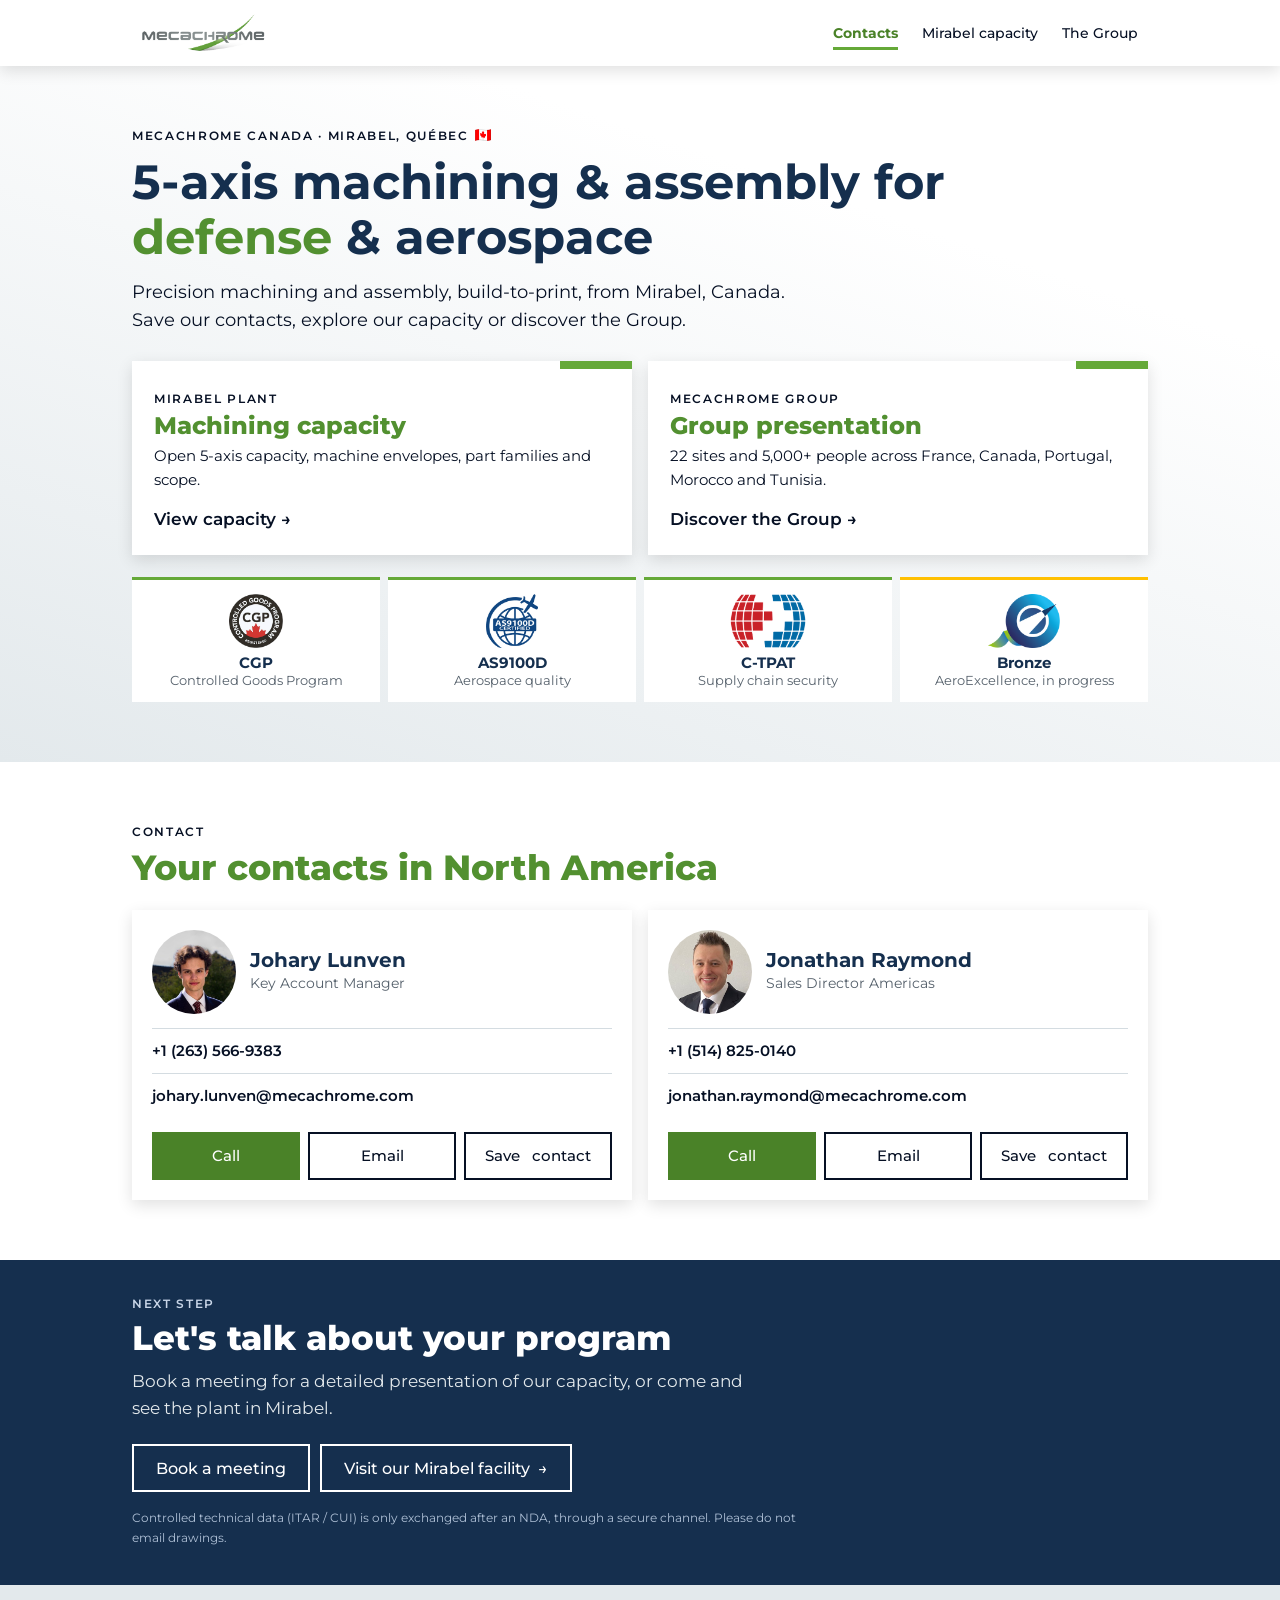
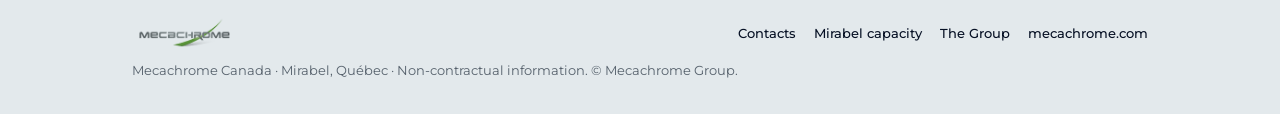
<file: index.html>
<!doctype html>
<html lang="en">
<head>
<meta charset="utf-8">
<meta name="viewport" content="width=device-width, initial-scale=1">
<title>Mecachrome Canada — 5-axis machining &amp; assembly, Mirabel</title>
<meta name="description" content="Mecachrome Canada, Mirabel (Québec): 5-axis machining &amp; assembly for defense &amp; aerospace. Contacts, Mirabel capacity and Group presentation.">
<meta name="robots" content="noindex, nofollow">
<meta name="theme-color" content="#152F4E">
<meta property="og:title" content="Mecachrome Canada — 5-axis machining &amp; assembly, Mirabel">
<meta property="og:description" content="5-axis machining &amp; assembly for defense &amp; aerospace, build-to-print, from Mirabel, Québec.">
<meta property="og:type" content="website">
<link rel="icon" href="assets/mecachrome-logo.png">
<link rel="preconnect" href="https://fonts.googleapis.com">
<link rel="preconnect" href="https://fonts.gstatic.com" crossorigin>
<link href="https://fonts.googleapis.com/css2?family=Montserrat:wght@400;500;600;700;800&display=swap" rel="stylesheet">
<link rel="stylesheet" href="assets/site.css">
</head>
<body>
<header class="top">
  <div class="wrap">
    <a class="logo" href="./"><img src="assets/mecachrome-logo.png" alt="Mecachrome" width="132" height="42"></a>
    <nav class="nav" aria-label="Main">
      <a href="./" aria-current="page">Contacts</a>
      <a href="ausa-2026/">Mirabel capacity</a>
      <a href="group/">The Group</a>
    </nav>
  </div>
</header>

<main>
<div class="hero">
  <div class="wrap">
    <span class="eyebrow">Mecachrome Canada · Mirabel, Québec<img class="flag" src="assets/flag-ca.png" alt="" width="16" height="12"></span>
    <h1>5-axis machining &amp; assembly for <em>defense</em> &amp; aerospace</h1>
    <p class="lead">Precision machining and assembly, build-to-print, from Mirabel, Canada. Save our contacts, explore our capacity or discover the Group.</p>

    <div class="tiles">
      <a class="tile" href="ausa-2026/">
        <span class="tab"></span>
        <div class="in">
          <span class="eyebrow">Mirabel plant</span>
          <h2>Machining capacity</h2>
          <p>Open 5-axis capacity, machine envelopes, part families and scope.</p>
          <span class="go">View capacity <span class="arr">→</span></span>
        </div>
      </a>
      <a class="tile" href="group/">
        <span class="tab"></span>
        <div class="in">
          <span class="eyebrow">Mecachrome Group</span>
          <h2>Group presentation</h2>
          <p>22 sites and 5,000+ people across France, Canada, Portugal, Morocco and Tunisia.</p>
          <span class="go">Discover the Group <span class="arr">→</span></span>
        </div>
      </a>
    </div>

    <div class="certs" aria-label="Certifications and registrations">
      <div class="cert"><img src="assets/cert-cgp.png" alt="Controlled Goods Program registered"><div><b>CGP</b><span>Controlled Goods Program</span></div></div>
      <div class="cert"><img src="assets/cert-as9100d.png" alt="AS9100D certified"><div><b>AS9100D</b><span>Aerospace quality</span></div></div>
      <div class="cert"><img src="assets/cert-ctpat.png" alt="C-TPAT"><div><b>C-TPAT</b><span>Supply chain security</span></div></div>
      <div class="cert wip"><img src="assets/cert-aeroexcellence.png" alt="AeroExcellence"><div><b>Bronze</b><span>AeroExcellence, in progress</span></div></div>
    </div>
  </div>
</div>

<section id="contact">
  <div class="wrap">
    <div class="head">
      <span class="eyebrow">Contact</span>
      <h2 class="h2">Your contacts in North America</h2>
    </div>
    <div class="people">
      <article class="person">
        <div class="who">
          <img class="avatar" src="assets/johary-lunven.jpg" alt="Johary Lunven" width="84" height="84" onerror="this.outerHTML='<div class=&quot;avatar&quot; aria-hidden=&quot;true&quot;>JL</div>'">
          <div><h3>Johary Lunven</h3><div class="role">Key Account Manager</div></div>
        </div>
        <div class="lines">
          <div><a href="tel:+12635669383">+1 (263) 566-9383</a></div>
          <div><a href="mailto:johary.lunven@mecachrome.com">johary.lunven@mecachrome.com</a></div>
        </div>
        <div class="btns">
          <a class="btn primary" href="tel:+12635669383">Call</a>
          <a class="btn" href="mailto:johary.lunven@mecachrome.com?subject=Mecachrome%20Canada">Email</a>
          <a class="btn" href="assets/johary-lunven.vcf">Save<span class="wide">&nbsp;contact</span></a>
        </div>
      </article>

      <article class="person">
        <div class="who">
          <img class="avatar" src="assets/jonathan-raymond.jpg" alt="Jonathan Raymond" width="84" height="84" onerror="this.outerHTML='<div class=&quot;avatar&quot; aria-hidden=&quot;true&quot;>JR</div>'">
          <div><h3>Jonathan Raymond</h3><div class="role">Sales Director Americas</div></div>
        </div>
        <div class="lines">
          <div><a href="tel:+15148250140">+1 (514) 825-0140</a></div>
          <div><a href="mailto:jonathan.raymond@mecachrome.com">jonathan.raymond@mecachrome.com</a></div>
        </div>
        <div class="btns">
          <a class="btn primary" href="tel:+15148250140">Call</a>
          <a class="btn" href="mailto:jonathan.raymond@mecachrome.com?subject=Mecachrome%20Canada">Email</a>
          <a class="btn" href="assets/jonathan-raymond.vcf">Save<span class="wide">&nbsp;contact</span></a>
        </div>
      </article>
    </div>
  </div>
</section>
</main>

<div class="band">
  <div class="wrap">
    <span class="eyebrow">Next step</span>
    <h2>Let's talk about your program</h2>
    <p>Book a meeting for a detailed presentation of our capacity, or come and see the plant in Mirabel.</p>
    <div class="btns">
      <a class="btn light" href="mailto:johary.lunven@mecachrome.com?cc=jonathan.raymond@mecachrome.com&amp;subject=Meeting%20request%20%E2%80%93%20Mecachrome%20Canada">Book a meeting</a>
      <a class="btn light" href="ausa-2026/#facility">Visit our Mirabel facility <span class="arr">→</span></a>
    </div>
    <small>Controlled technical data (ITAR / CUI) is only exchanged after an NDA, through a secure channel. Please do not email drawings.</small>
  </div>
</div>

<footer>
  <div class="wrap">
    <img src="assets/mecachrome-logo.png" alt="Mecachrome" width="113" height="36">
    <div class="links"><a href="./">Contacts</a><a href="ausa-2026/">Mirabel capacity</a><a href="group/">The Group</a><a href="https://www.mecachrome.com/en/">mecachrome.com</a></div>
    <div class="legal">Mecachrome Canada · Mirabel, Québec · Non-contractual information. © Mecachrome Group.</div>
  </div>
</footer>

<nav class="tabbar" aria-label="Mobile navigation">
  <a href="./" aria-current="page"><svg viewBox="0 0 24 24" aria-hidden="true"><circle cx="12" cy="8" r="4"/><path d="M4 21c0-4 3.6-6.5 8-6.5s8 2.5 8 6.5"/></svg>Contacts</a>
  <a href="ausa-2026/"><svg viewBox="0 0 24 24" aria-hidden="true"><path d="M3 21V10l5 3V10l5 3V6h4l1 15z"/><path d="M3 21h18"/></svg>Capacity</a>
  <a href="group/"><svg viewBox="0 0 24 24" aria-hidden="true"><circle cx="12" cy="12" r="9"/><path d="M3 12h18M12 3c2.5 2.7 3.8 5.7 3.8 9s-1.3 6.3-3.8 9c-2.5-2.7-3.8-5.7-3.8-9S9.5 5.7 12 3z"/></svg>Group</a>
  <a class="save" href="assets/johary-lunven.vcf"><svg viewBox="0 0 24 24" aria-hidden="true"><path d="M12 4v11m0 0-4-4m4 4 4-4"/><path d="M5 19h14"/></svg>Save contact</a>
</nav>
</body>
</html>
</file>
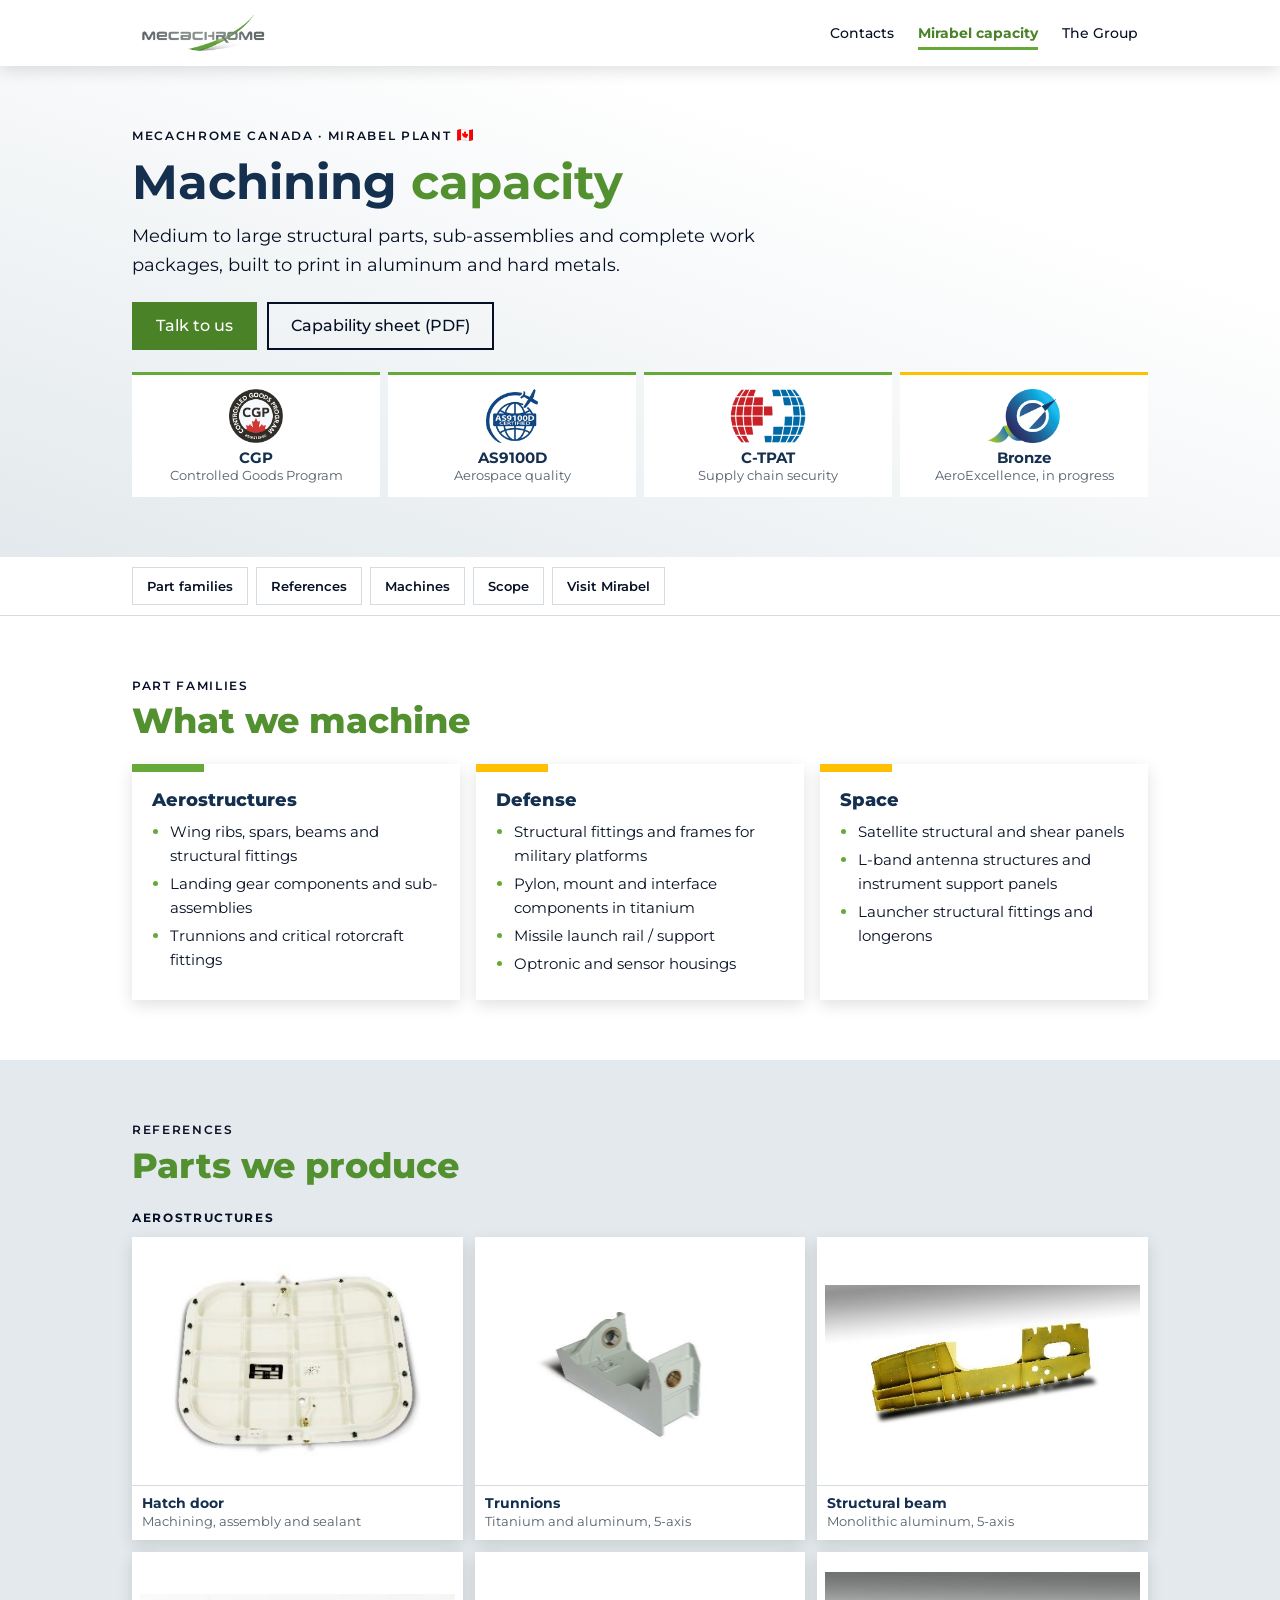
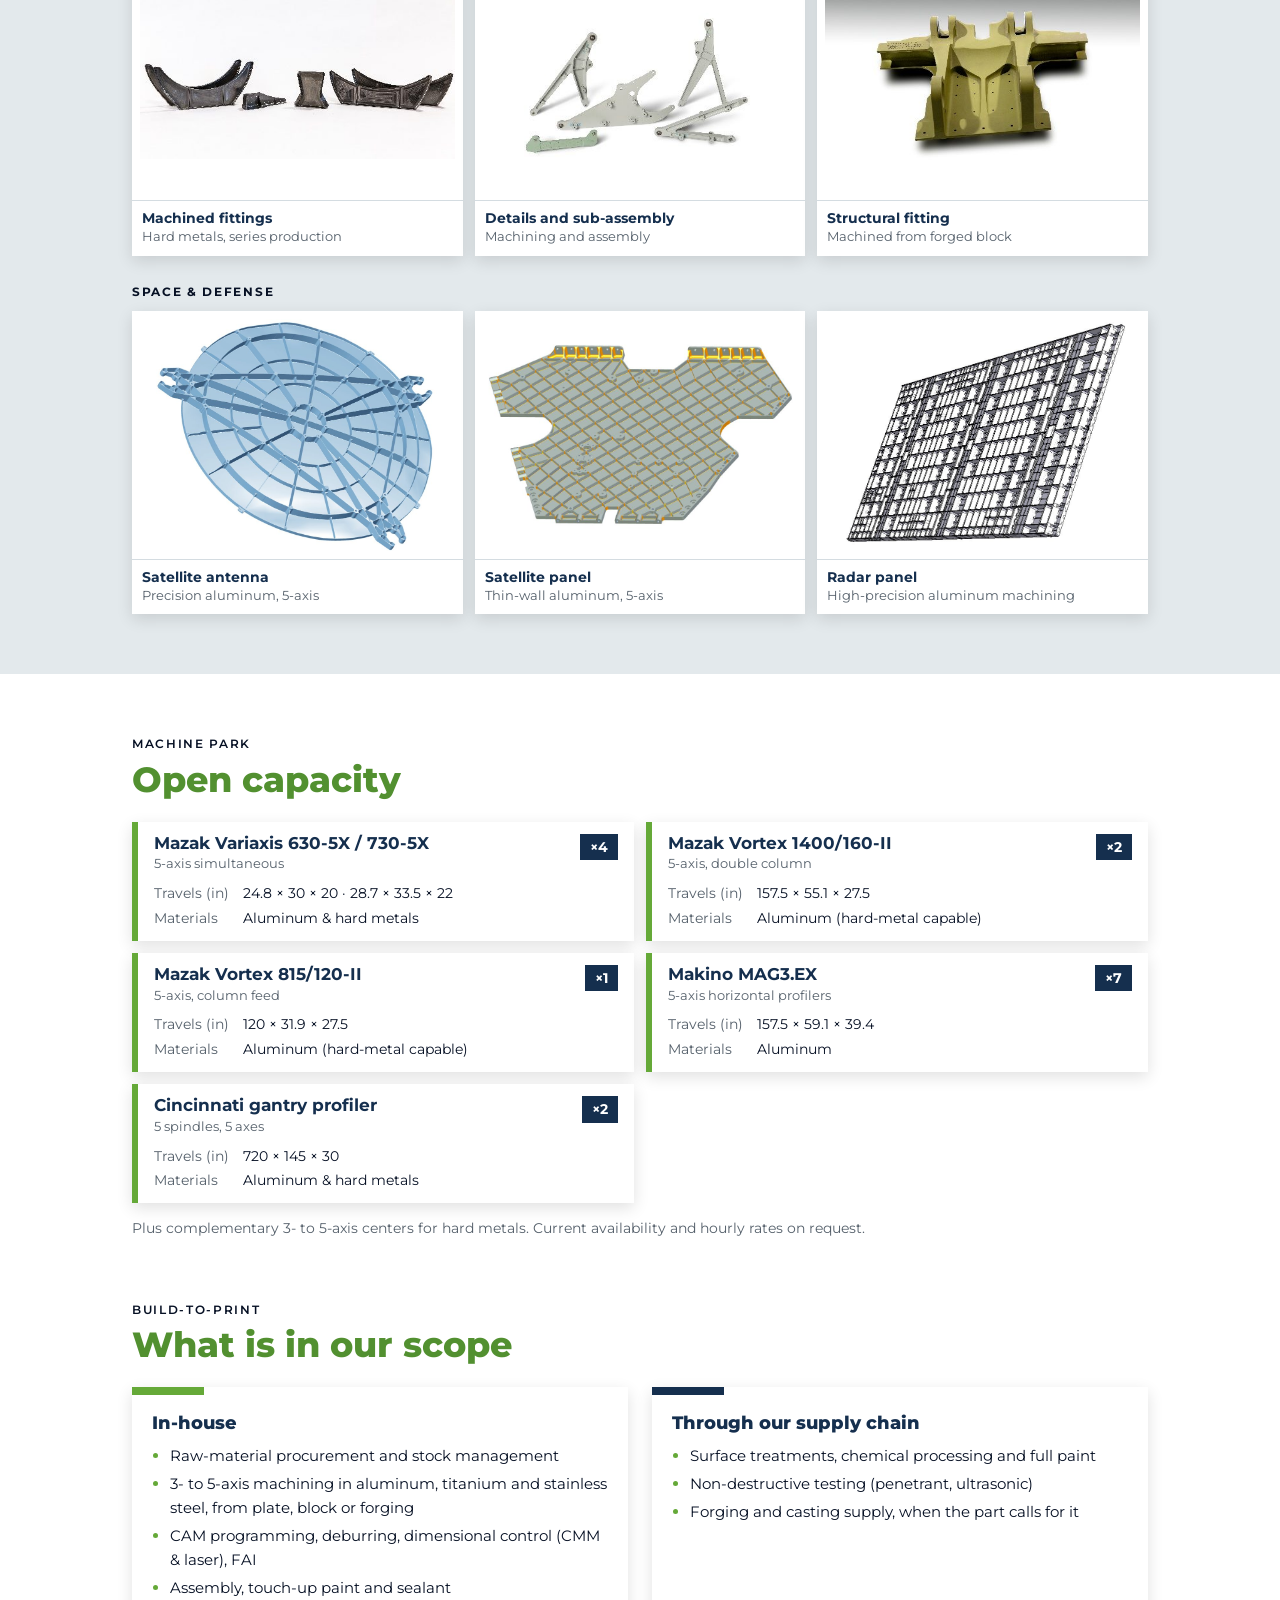
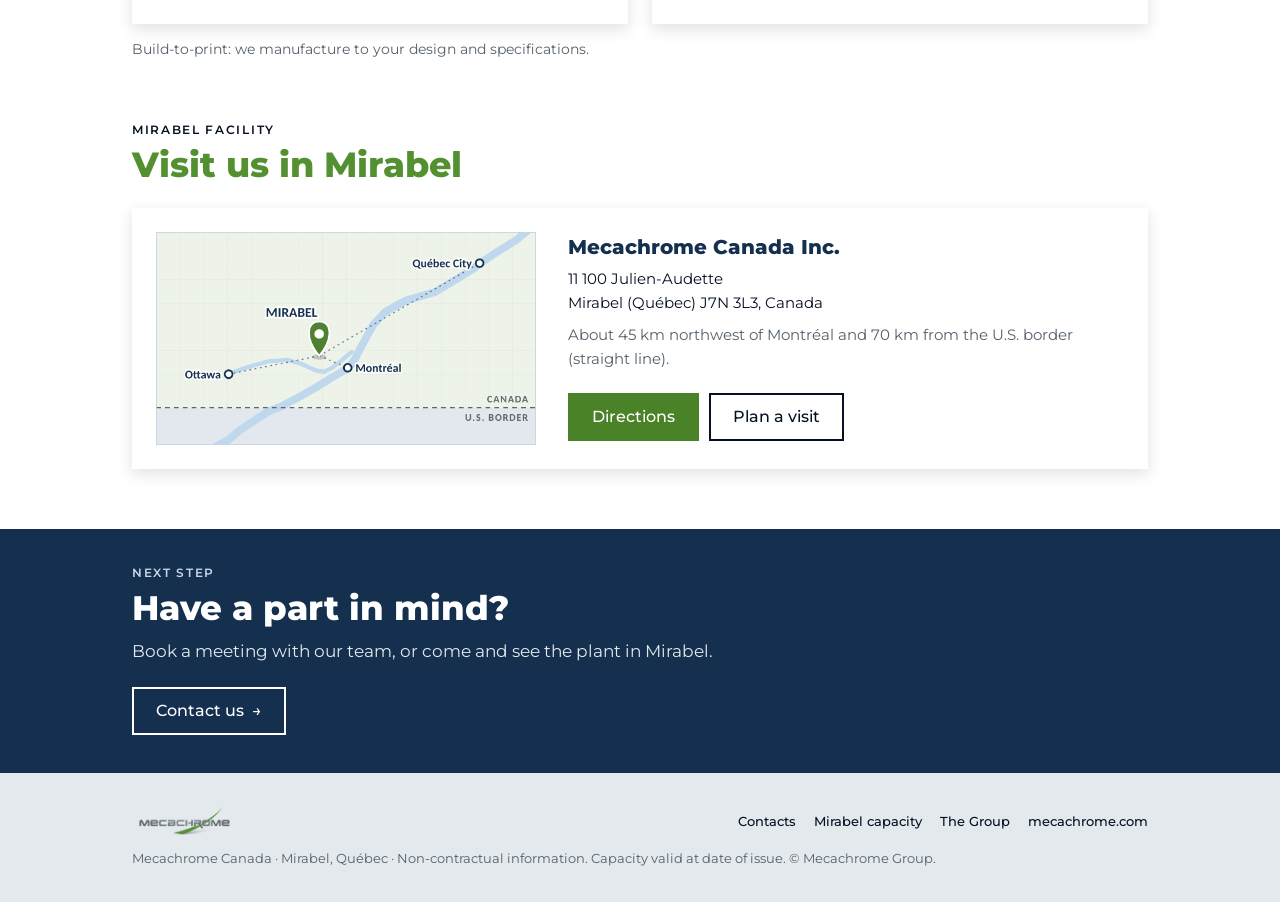
<file: ausa-2026/index.html>
<!doctype html>
<html lang="en">
<head>
<meta charset="utf-8">
<meta name="viewport" content="width=device-width, initial-scale=1">
<title>Mecachrome Canada — Mirabel machining capacity</title>
<meta name="description" content="Open 5-axis machining capacity in Mirabel, Québec. Build-to-print structural parts and assemblies in aluminum and hard metals for aerostructures, defense and space.">
<meta name="robots" content="noindex, nofollow">
<meta name="theme-color" content="#152F4E">
<meta property="og:title" content="Mecachrome Canada — Mirabel machining capacity">
<meta property="og:description" content="Open 5-axis machining capacity in Mirabel, Québec, build-to-print, aluminum and hard metals.">
<meta property="og:type" content="website">
<link rel="icon" href="../assets/mecachrome-logo.png">
<link rel="preconnect" href="https://fonts.googleapis.com">
<link rel="preconnect" href="https://fonts.gstatic.com" crossorigin>
<link href="https://fonts.googleapis.com/css2?family=Montserrat:wght@400;500;600;700;800&display=swap" rel="stylesheet">
<link rel="stylesheet" href="../assets/site.css">
</head>
<body>
<header class="top">
  <div class="wrap">
    <a class="logo" href="../"><img src="../assets/mecachrome-logo.png" alt="Mecachrome" width="132" height="42"></a>
    <nav class="nav" aria-label="Main">
      <a href="../">Contacts</a>
      <a href="./" aria-current="page">Mirabel capacity</a>
      <a href="../group/">The Group</a>
    </nav>
  </div>
</header>

<main>
<div class="hero">
  <div class="wrap">
    <span class="eyebrow">Mecachrome Canada · Mirabel plant<img class="flag" src="../assets/flag-ca.png" alt="" width="16" height="12"></span>
    <h1>Machining <em>capacity</em></h1>
    <p class="lead">Medium to large structural parts, sub-assemblies and complete work packages, built to print in aluminum and hard metals.</p>
    <div class="btns">
      <a class="btn primary" href="../#contact">Talk to us</a>
      <a class="btn" href="../assets/Mecachrome_Canada_Capability_AUSA2026.pdf">Capability sheet (PDF)</a>
    </div>
    <div class="certs" aria-label="Certifications and registrations">
      <div class="cert"><img src="../assets/cert-cgp.png" alt="Controlled Goods Program registered"><div><b>CGP</b><span>Controlled Goods Program</span></div></div>
      <div class="cert"><img src="../assets/cert-as9100d.png" alt="AS9100D certified"><div><b>AS9100D</b><span>Aerospace quality</span></div></div>
      <div class="cert"><img src="../assets/cert-ctpat.png" alt="C-TPAT"><div><b>C-TPAT</b><span>Supply chain security</span></div></div>
      <div class="cert wip"><img src="../assets/cert-aeroexcellence.png" alt="AeroExcellence"><div><b>Bronze</b><span>AeroExcellence, in progress</span></div></div>
    </div>
  </div>
</div>
<nav class="jump" aria-label="On this page"><div class="wrap"><a href="#parts">Part families</a><a href="#produced">References</a><a href="#capacity">Machines</a><a href="#scope">Scope</a><a href="#facility">Visit Mirabel</a></div></nav>

<section id="parts">
  <div class="wrap">
    <div class="head">
      <span class="eyebrow">Part families</span>
      <h2 class="h2">What we machine</h2>
    </div>
    <div class="grid three">
      <div class="card"><span class="tab"></span><div class="in"><h3>Aerostructures</h3><ul>
        <li>Wing ribs, spars, beams and structural fittings</li>
        <li>Landing gear components and sub-assemblies</li>
        <li>Trunnions and critical rotorcraft fittings</li></ul></div></div>
      <div class="card"><span class="tab yellow"></span><div class="in"><h3>Defense</h3><ul>
        <li>Structural fittings and frames for military platforms</li>
        <li>Pylon, mount and interface components in titanium</li>
        <li>Missile launch rail / support</li>
        <li>Optronic and sensor housings</li></ul></div></div>
      <div class="card"><span class="tab yellow"></span><div class="in"><h3>Space</h3><ul>
        <li>Satellite structural and shear panels</li>
        <li>L-band antenna structures and instrument support panels</li>
        <li>Launcher structural fittings and longerons</li></ul></div></div>
    </div>
  </div>
</section>

<section id="produced" class="alt">
  <div class="wrap">
    <div class="head">
      <span class="eyebrow">References</span>
      <h2 class="h2">Parts we produce</h2>
    </div>
    <p class="subhead">Aerostructures</p>
    <div class="gal">
      <figure><div class="ph"><img src="../assets/hatch-door.jpg" alt="Machined hatch door" loading="lazy"></div><figcaption><b>Hatch door</b>Machining, assembly and sealant</figcaption></figure>
      <figure><div class="ph"><img src="../assets/trunnions.jpg" alt="Machined trunnion" loading="lazy"></div><figcaption><b>Trunnions</b>Titanium and aluminum, 5-axis</figcaption></figure>
      <figure><div class="ph"><img src="../assets/structural-beam.jpg" alt="Machined structural beam" loading="lazy"></div><figcaption><b>Structural beam</b>Monolithic aluminum, 5-axis</figcaption></figure>
      <figure><div class="ph"><img src="../assets/machined-fittings.jpg" alt="Machined hard-metal fittings" loading="lazy"></div><figcaption><b>Machined fittings</b>Hard metals, series production</figcaption></figure>
      <figure><div class="ph"><img src="../assets/details-subassembly.jpg" alt="Machined details and sub-assembly" loading="lazy"></div><figcaption><b>Details and sub-assembly</b>Machining and assembly</figcaption></figure>
      <figure><div class="ph"><img src="../assets/structural-fitting.jpg" alt="Structural fitting machined from forged block" loading="lazy"></div><figcaption><b>Structural fitting</b>Machined from forged block</figcaption></figure>
    </div>
    <p class="subhead">Space &amp; defense</p>
    <div class="gal">
      <figure><div class="ph"><img src="../assets/satellite-antenna.jpg" alt="Satellite antenna structure" loading="lazy"></div><figcaption><b>Satellite antenna</b>Precision aluminum, 5-axis</figcaption></figure>
      <figure><div class="ph"><img src="../assets/satellite-panel.jpg" alt="Thin-wall satellite panel" loading="lazy"></div><figcaption><b>Satellite panel</b>Thin-wall aluminum, 5-axis</figcaption></figure>
      <figure><div class="ph"><img src="../assets/satellite-radar-panel.jpg" alt="Radar panel structure" loading="lazy"></div><figcaption><b>Radar panel</b>High-precision aluminum machining</figcaption></figure>
    </div>
  </div>
</section>

<section id="capacity">
  <div class="wrap">
    <div class="head">
      <span class="eyebrow">Machine park</span>
      <h2 class="h2">Open capacity</h2>
    </div>
    <div class="mach">
      <div class="m"><span class="qty">×4</span><h3>Mazak Variaxis 630-5X / 730-5X</h3><div class="sub">5-axis simultaneous</div>
        <dl><dt>Travels (in)</dt><dd>24.8 × 30 × 20 · 28.7 × 33.5 × 22</dd><dt>Materials</dt><dd>Aluminum &amp; hard metals</dd></dl></div>
      <div class="m"><span class="qty">×2</span><h3>Mazak Vortex 1400/160-II</h3><div class="sub">5-axis, double column</div>
        <dl><dt>Travels (in)</dt><dd>157.5 × 55.1 × 27.5</dd><dt>Materials</dt><dd>Aluminum (hard-metal capable)</dd></dl></div>
      <div class="m"><span class="qty">×1</span><h3>Mazak Vortex 815/120-II</h3><div class="sub">5-axis, column feed</div>
        <dl><dt>Travels (in)</dt><dd>120 × 31.9 × 27.5</dd><dt>Materials</dt><dd>Aluminum (hard-metal capable)</dd></dl></div>
      <div class="m"><span class="qty">×7</span><h3>Makino MAG3.EX</h3><div class="sub">5-axis horizontal profilers</div>
        <dl><dt>Travels (in)</dt><dd>157.5 × 59.1 × 39.4</dd><dt>Materials</dt><dd>Aluminum</dd></dl></div>
      <div class="m"><span class="qty">×2</span><h3>Cincinnati gantry profiler</h3><div class="sub">5 spindles, 5 axes</div>
        <dl><dt>Travels (in)</dt><dd>720 × 145 × 30</dd><dt>Materials</dt><dd>Aluminum &amp; hard metals</dd></dl></div>
    </div>
    <p class="note">Plus complementary 3- to 5-axis centers for hard metals. Current availability and hourly rates on request.</p>
  </div>
</section>

<section id="scope">
  <div class="wrap">
    <div class="head">
      <span class="eyebrow">Build-to-print</span>
      <h2 class="h2">What is in our scope</h2>
    </div>
    <div class="scope">
      <div class="card"><span class="tab"></span><div class="in"><h3>In-house</h3><ul>
        <li>Raw-material procurement and stock management</li>
        <li>3- to 5-axis machining in aluminum, titanium and stainless steel, from plate, block or forging</li>
        <li>CAM programming, deburring, dimensional control (CMM &amp; laser), FAI</li>
        <li>Assembly, touch-up paint and sealant</li></ul></div></div>
      <div class="card"><span class="tab navy"></span><div class="in"><h3>Through our supply chain</h3><ul>
        <li>Surface treatments, chemical processing and full paint</li>
        <li>Non-destructive testing (penetrant, ultrasonic)</li>
        <li>Forging and casting supply, when the part calls for it</li></ul></div></div>
    </div>
    <p class="note">Build-to-print: we manufacture to your design and specifications.</p>
  </div>
</section>

<section id="facility">
  <div class="wrap">
    <div class="head">
      <span class="eyebrow">Mirabel facility</span>
      <h2 class="h2">Visit us in Mirabel</h2>
    </div>
    <div class="visit">
      <img src="../assets/map-mirabel.png" alt="Map: Mirabel, Québec, near Montréal, Ottawa and the U.S. border" width="1280" height="720" loading="lazy">
      <div>
        <h3>Mecachrome Canada Inc.</h3>
        <address>11 100 Julien-Audette<br>Mirabel (Québec) J7N 3L3, Canada</address>
        <p class="muted">About 45 km northwest of Montréal and 70 km from the U.S. border (straight line).</p>
        <div class="btns">
          <a class="btn primary" href="https://www.google.com/maps/search/?api=1&amp;query=11100+Julien-Audette+Mirabel+QC+J7N+3L3">Directions</a>
          <a class="btn" href="mailto:johary.lunven@mecachrome.com?cc=jonathan.raymond@mecachrome.com&amp;subject=Visit%20Mirabel">Plan a visit</a>
        </div>
      </div>
    </div>
  </div>
</section>
</main>

<div class="band">
  <div class="wrap">
    <span class="eyebrow">Next step</span>
    <h2>Have a part in mind?</h2>
    <p>Book a meeting with our team, or come and see the plant in Mirabel.</p>
    <div class="btns">
      <a class="btn light" href="../#contact">Contact us <span class="arr">→</span></a>
    </div>
  </div>
</div>

<footer>
  <div class="wrap">
    <img src="../assets/mecachrome-logo.png" alt="Mecachrome" width="113" height="36">
    <div class="links"><a href="../">Contacts</a><a href="./">Mirabel capacity</a><a href="../group/">The Group</a><a href="https://www.mecachrome.com/en/">mecachrome.com</a></div>
    <div class="legal">Mecachrome Canada · Mirabel, Québec · Non-contractual information. Capacity valid at date of issue. © Mecachrome Group.</div>
  </div>
</footer>

<nav class="tabbar" aria-label="Mobile navigation">
  <a href="../"><svg viewBox="0 0 24 24" aria-hidden="true"><circle cx="12" cy="8" r="4"/><path d="M4 21c0-4 3.6-6.5 8-6.5s8 2.5 8 6.5"/></svg>Contacts</a>
  <a href="./" aria-current="page"><svg viewBox="0 0 24 24" aria-hidden="true"><path d="M3 21V10l5 3V10l5 3V6h4l1 15z"/><path d="M3 21h18"/></svg>Capacity</a>
  <a href="../group/"><svg viewBox="0 0 24 24" aria-hidden="true"><circle cx="12" cy="12" r="9"/><path d="M3 12h18M12 3c2.5 2.7 3.8 5.7 3.8 9s-1.3 6.3-3.8 9c-2.5-2.7-3.8-5.7-3.8-9S9.5 5.7 12 3z"/></svg>Group</a>
  <a class="save" href="../assets/johary-lunven.vcf"><svg viewBox="0 0 24 24" aria-hidden="true"><path d="M12 4v11m0 0-4-4m4 4 4-4"/><path d="M5 19h14"/></svg>Save contact</a>
</nav>
</body>
</html>
</file>
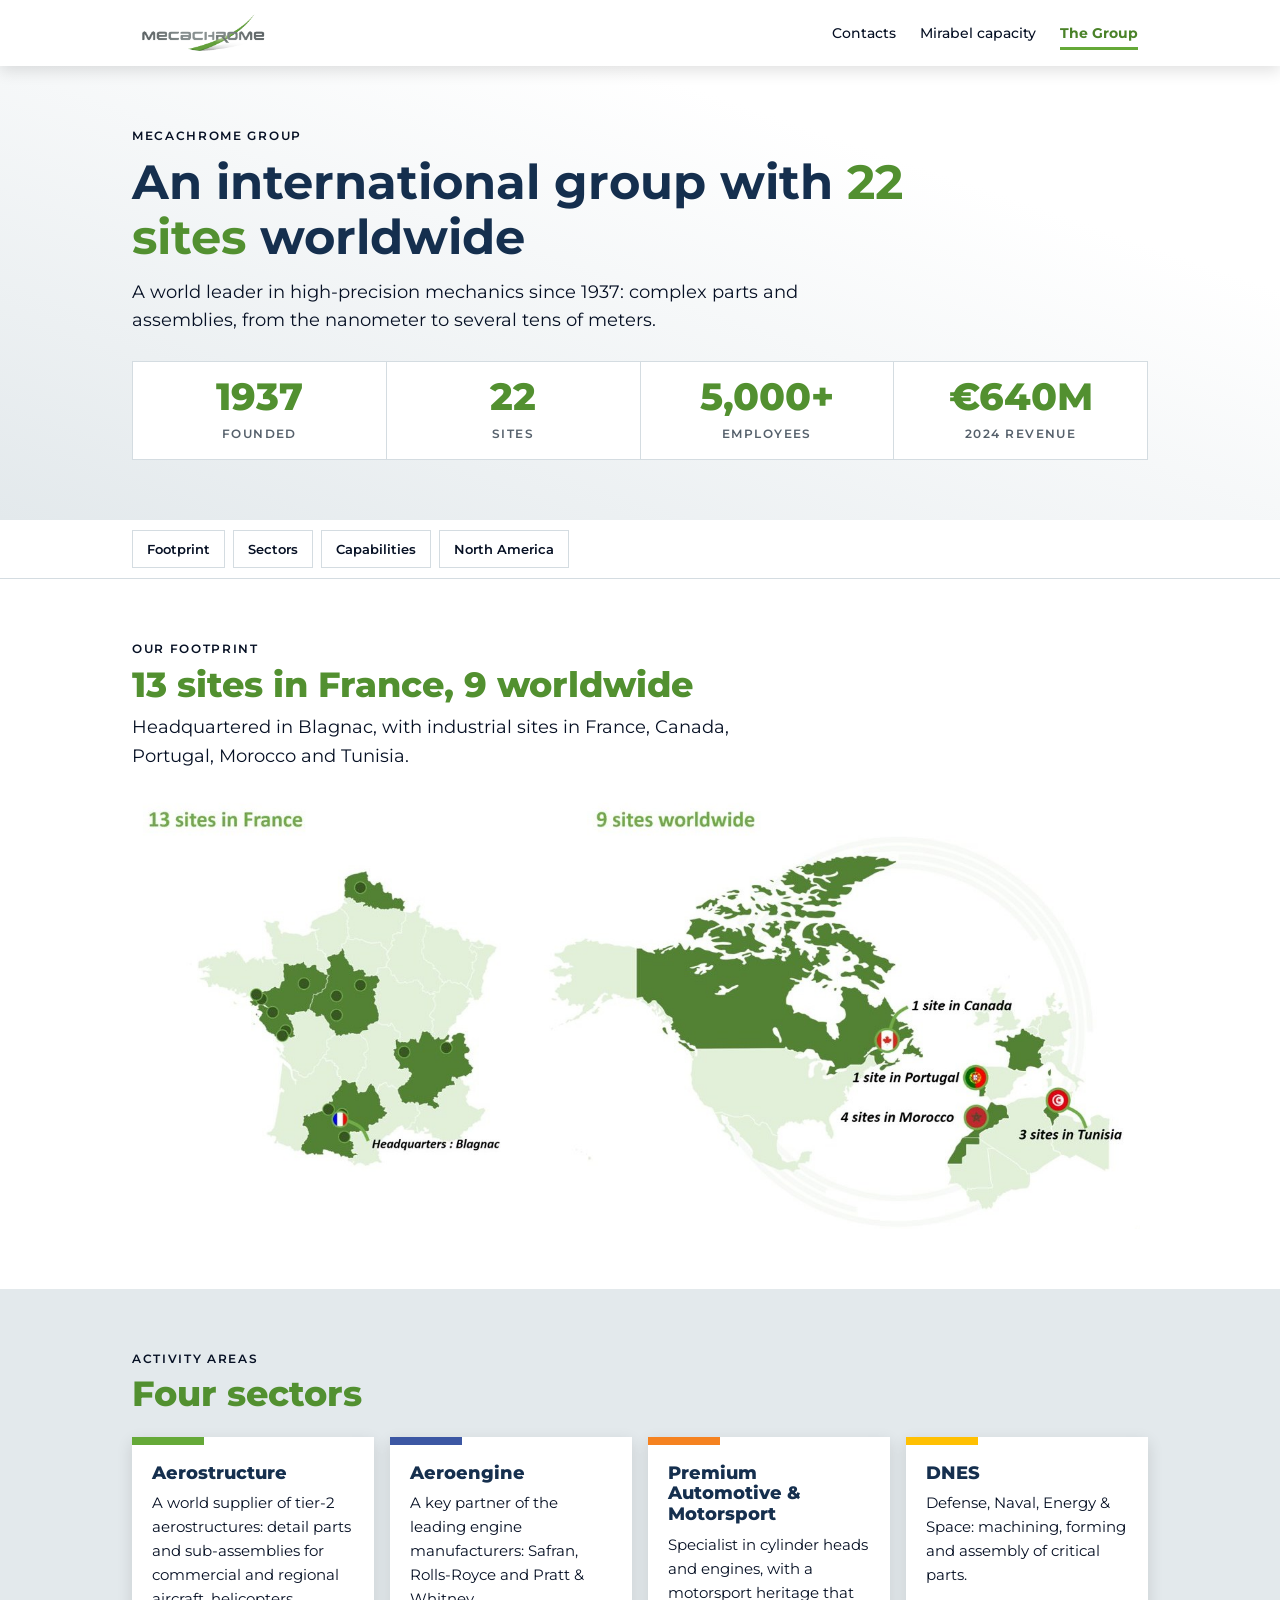
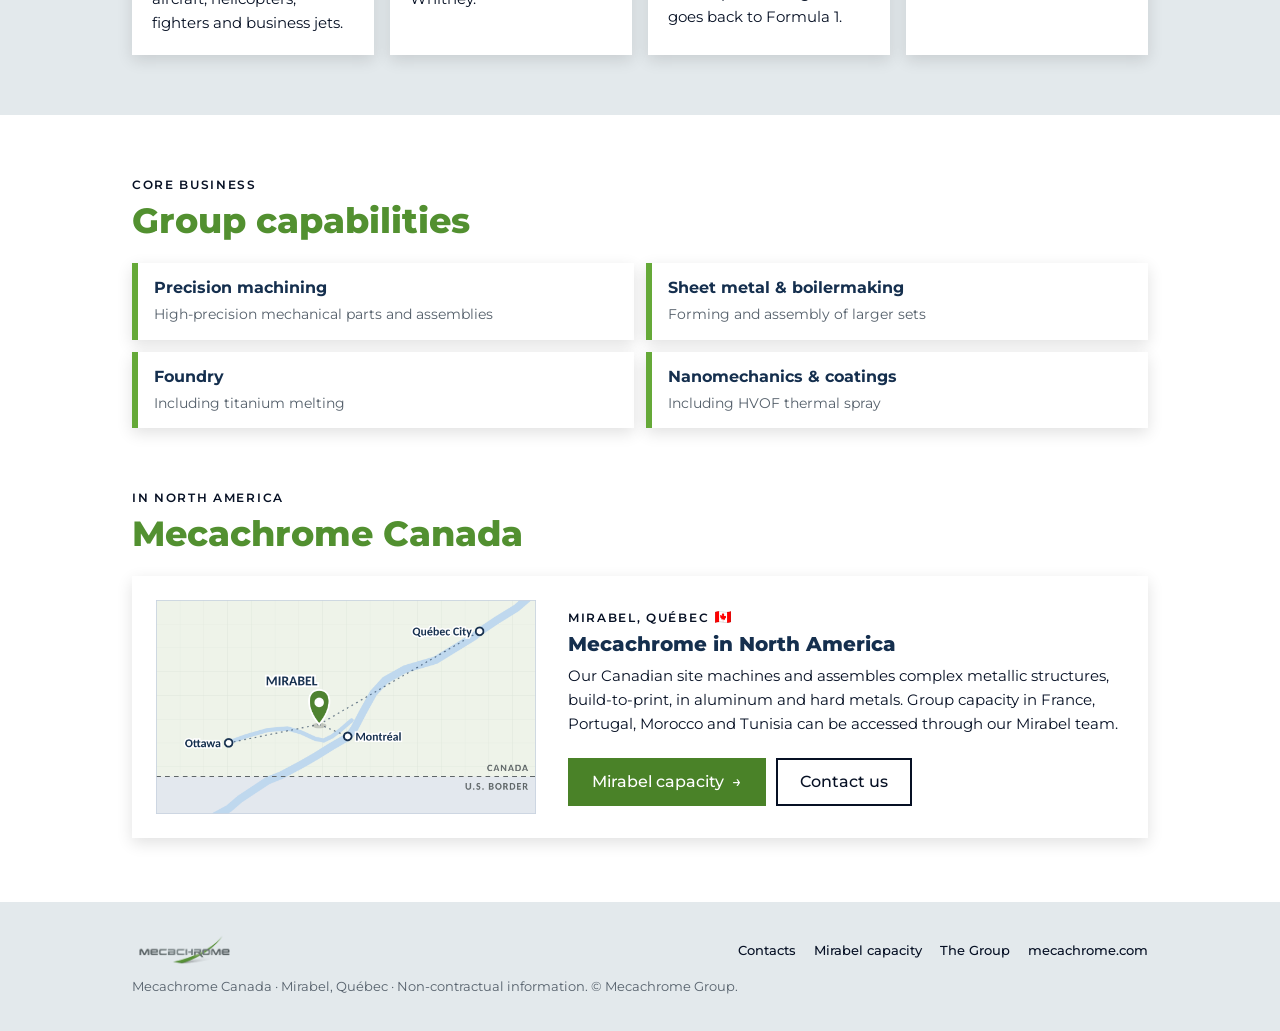
<file: group/index.html>
<!doctype html>
<html lang="en">
<head>
<meta charset="utf-8">
<meta name="viewport" content="width=device-width, initial-scale=1">
<title>Mecachrome Group — 22 sites worldwide</title>
<meta name="description" content="Mecachrome Group: founded in 1937, 22 sites, 5,000+ employees. Aerostructure, aeroengine, premium automotive &amp; motorsport, defense, naval, energy &amp; space.">
<meta name="robots" content="noindex, nofollow">
<meta name="theme-color" content="#152F4E">
<meta property="og:title" content="Mecachrome Group — 22 sites worldwide">
<meta property="og:description" content="Founded in 1937, 22 sites, 5,000+ employees, €640M revenue in 2024.">
<meta property="og:type" content="website">
<link rel="icon" href="../assets/mecachrome-logo.png">
<link rel="preconnect" href="https://fonts.googleapis.com">
<link rel="preconnect" href="https://fonts.gstatic.com" crossorigin>
<link href="https://fonts.googleapis.com/css2?family=Montserrat:wght@400;500;600;700;800&display=swap" rel="stylesheet">
<link rel="stylesheet" href="../assets/site.css">
</head>
<body>
<header class="top">
  <div class="wrap">
    <a class="logo" href="../"><img src="../assets/mecachrome-logo.png" alt="Mecachrome" width="132" height="42"></a>
    <nav class="nav" aria-label="Main">
      <a href="../">Contacts</a>
      <a href="../ausa-2026/">Mirabel capacity</a>
      <a href="./" aria-current="page">The Group</a>
    </nav>
  </div>
</header>

<main>
<div class="hero">
  <div class="wrap">
    <span class="eyebrow">Mecachrome Group</span>
    <h1>An international group with <em>22 sites</em> worldwide</h1>
    <p class="lead">A world leader in high-precision mechanics since 1937: complex parts and assemblies, from the nanometer to several tens of meters.</p>
    <div class="stats">
      <div><b>1937</b><span>Founded</span></div>
      <div><b>22</b><span>Sites</span></div>
      <div><b>5,000+</b><span>Employees</span></div>
      <div><b>€640M</b><span>2024 revenue</span></div>
    </div>
  </div>
</div>
<nav class="jump" aria-label="On this page"><div class="wrap"><a href="#footprint">Footprint</a><a href="#sectors">Sectors</a><a href="#capabilities">Capabilities</a><a href="#north-america">North America</a></div></nav>

<section id="footprint">
  <div class="wrap">
    <div class="head">
      <span class="eyebrow">Our footprint</span>
      <h2 class="h2">13 sites in France, 9 worldwide</h2>
      <p class="lead">Headquartered in Blagnac, with industrial sites in France, Canada, Portugal, Morocco and Tunisia.</p>
    </div>
    <figure class="fig scroll"><img src="../assets/group-sites.jpg" alt="Map of the 22 Mecachrome sites: 13 in France with headquarters in Blagnac, 1 in Canada, 1 in Portugal, 4 in Morocco, 3 in Tunisia" width="1500" height="645" loading="lazy"><figcaption>Swipe to explore the map →</figcaption></figure>
  </div>
</section>

<section id="sectors" class="alt">
  <div class="wrap">
    <div class="head">
      <span class="eyebrow">Activity areas</span>
      <h2 class="h2">Four sectors</h2>
    </div>
    <div class="grid four">
      <div class="card"><span class="tab"></span><div class="in"><h3>Aerostructure</h3><p>A world supplier of tier-2 aerostructures: detail parts and sub-assemblies for commercial and regional aircraft, helicopters, fighters and business jets.</p></div></div>
      <div class="card"><span class="tab blue"></span><div class="in"><h3>Aeroengine</h3><p>A key partner of the leading engine manufacturers: Safran, Rolls-Royce and Pratt &amp; Whitney.</p></div></div>
      <div class="card"><span class="tab orange"></span><div class="in"><h3>Premium Automotive &amp; Motorsport</h3><p>Specialist in cylinder heads and engines, with a motorsport heritage that goes back to Formula 1.</p></div></div>
      <div class="card"><span class="tab yellow"></span><div class="in"><h3>DNES</h3><p>Defense, Naval, Energy &amp; Space: machining, forming and assembly of critical parts.</p></div></div>
    </div>
  </div>
</section>

<section id="capabilities">
  <div class="wrap">
    <div class="head">
      <span class="eyebrow">Core business</span>
      <h2 class="h2">Group capabilities</h2>
    </div>
    <ul class="caps">
      <li><b>Precision machining</b><span>High-precision mechanical parts and assemblies</span></li>
      <li><b>Sheet metal &amp; boilermaking</b><span>Forming and assembly of larger sets</span></li>
      <li><b>Foundry</b><span>Including titanium melting</span></li>
      <li><b>Nanomechanics &amp; coatings</b><span>Including HVOF thermal spray</span></li>
    </ul>
  </div>
</section>

<section id="north-america">
  <div class="wrap">
    <div class="head">
      <span class="eyebrow">In North America</span>
      <h2 class="h2">Mecachrome Canada</h2>
    </div>
    <div class="visit">
      <img src="../assets/map-mirabel.png" alt="Map: Mirabel, Québec, near Montréal, Ottawa and the U.S. border" width="1280" height="720" loading="lazy">
      <div>
        <span class="eyebrow">Mirabel, Québec<img class="flag" src="../assets/flag-ca.png" alt="" width="16" height="12"></span>
        <h3 style="margin-top:6px">Mecachrome in North America</h3>
        <p>Our Canadian site machines and assembles complex metallic structures, build-to-print, in aluminum and hard metals. Group capacity in France, Portugal, Morocco and Tunisia can be accessed through our Mirabel team.</p>
        <div class="btns">
          <a class="btn primary" href="../ausa-2026/">Mirabel capacity <span class="arr">→</span></a>
          <a class="btn" href="../#contact">Contact us</a>
        </div>
      </div>
    </div>
  </div>
</section>
</main>

<footer style="margin-top:64px">
  <div class="wrap">
    <img src="../assets/mecachrome-logo.png" alt="Mecachrome" width="113" height="36">
    <div class="links"><a href="../">Contacts</a><a href="../ausa-2026/">Mirabel capacity</a><a href="./">The Group</a><a href="https://www.mecachrome.com/en/">mecachrome.com</a></div>
    <div class="legal">Mecachrome Canada · Mirabel, Québec · Non-contractual information. © Mecachrome Group.</div>
  </div>
</footer>

<nav class="tabbar" aria-label="Mobile navigation">
  <a href="../"><svg viewBox="0 0 24 24" aria-hidden="true"><circle cx="12" cy="8" r="4"/><path d="M4 21c0-4 3.6-6.5 8-6.5s8 2.5 8 6.5"/></svg>Contacts</a>
  <a href="../ausa-2026/"><svg viewBox="0 0 24 24" aria-hidden="true"><path d="M3 21V10l5 3V10l5 3V6h4l1 15z"/><path d="M3 21h18"/></svg>Capacity</a>
  <a href="./" aria-current="page"><svg viewBox="0 0 24 24" aria-hidden="true"><circle cx="12" cy="12" r="9"/><path d="M3 12h18M12 3c2.5 2.7 3.8 5.7 3.8 9s-1.3 6.3-3.8 9c-2.5-2.7-3.8-5.7-3.8-9S9.5 5.7 12 3z"/></svg>Group</a>
  <a class="save" href="../assets/johary-lunven.vcf"><svg viewBox="0 0 24 24" aria-hidden="true"><path d="M12 4v11m0 0-4-4m4 4 4-4"/><path d="M5 19h14"/></svg>Save contact</a>
</nav>
</body>
</html>
</file>
<file: assets/site.css>
/* Mecachrome Canada — shared styles, aligned on mecachrome.com
   Montserrat · navy #152F4E · ink #061024 · light #E3E9EC
   Highlights in the Mecachrome logo green (#65A938); darker greens for text so it stays readable
   Sector colours: aerostructure green, aeroengine blue, automotive orange, DNES yellow */
:root{
  --green:#65A938;        /* logo green: bars, tabs, underlines */
  --green-head:#529030;   /* large headings (AA large text) */
  --green-ink:#4A8228;    /* small text, buttons (AA) */
  --green-deep:#3D6E20;   /* button hover */
  --navy:#152F4E; --ink:#061024; --light:#E3E9EC;
  --blue:#3C57A3; --orange:#F58220; --yellow:#FFC002;
  --grey:#55606B; --rule:#D4DCE1;
  --max:1080px; --pad:18px; --sec:44px;
  --shadow:0 5px 15px rgba(0,0,0,.12);
  --tabbar:64px;
}
*{box-sizing:border-box;-webkit-tap-highlight-color:rgba(101,169,56,.18)}
html{scroll-behavior:smooth;-webkit-text-size-adjust:100%}
body{margin:0;background:#fff;color:var(--ink);font-family:Montserrat,Arial,"Segoe UI",Helvetica,sans-serif;font-size:16px;line-height:1.6;padding-bottom:calc(var(--tabbar) + env(safe-area-inset-bottom))}
img{max-width:100%;display:block}
a{color:var(--green-ink)}
h1,h2,h3{margin:0;line-height:1.15}
p{margin:0}
.wrap{max-width:var(--max);margin:0 auto;padding:0 var(--pad)}
a:focus-visible,.btn:focus-visible{outline:3px solid var(--green);outline-offset:3px}
[id]{scroll-margin-top:64px}

/* ---------- header ---------- */
.top{background:#fff;box-shadow:var(--shadow);position:relative;z-index:20}
.top .wrap{display:flex;align-items:center;justify-content:space-between;gap:16px;min-height:60px}
.top .logo img{height:40px;width:auto}
.top .tel{font-size:14px;font-weight:600;color:var(--ink);text-decoration:none;padding:10px 0}
.nav{display:none}

/* ---------- mobile bottom tab bar ---------- */
.tabbar{position:fixed;left:0;right:0;bottom:0;z-index:30;display:grid;grid-template-columns:repeat(4,1fr);background:#fff;box-shadow:0 -4px 14px rgba(0,0,0,.12);padding-bottom:env(safe-area-inset-bottom)}
.tabbar a{display:flex;flex-direction:column;align-items:center;justify-content:center;gap:3px;height:var(--tabbar);font-size:11px;font-weight:600;color:var(--grey);text-decoration:none;position:relative}
.tabbar svg{width:24px;height:24px;stroke:currentColor;fill:none;stroke-width:1.8;stroke-linecap:round;stroke-linejoin:round}
.tabbar a[aria-current="page"]{color:var(--green-ink)}
.tabbar a[aria-current="page"]::before{content:"";position:absolute;top:0;left:22%;right:22%;height:3px;background:var(--green)}
.tabbar a.save{color:#fff;background:var(--green-ink)}
.tabbar a:active{background:rgba(101,169,56,.12)}
.tabbar a.save:active{background:var(--green-deep)}

/* ---------- in-page jump chips (long pages) ---------- */
.jump{position:sticky;top:0;z-index:15;background:#fff;border-bottom:1px solid var(--rule)}
.jump .wrap{display:flex;gap:8px;overflow-x:auto;padding-top:10px;padding-bottom:10px;scrollbar-width:none;-webkit-overflow-scrolling:touch}
.jump .wrap::-webkit-scrollbar{display:none}
.jump a{flex:none;display:inline-flex;align-items:center;min-height:38px;padding:0 14px;border:1.5px solid var(--rule);font-size:13px;font-weight:600;color:var(--ink);text-decoration:none;white-space:nowrap}
.jump a:active,.jump a:hover{border-color:var(--green);color:var(--green-ink)}

/* ---------- type helpers ---------- */
.eyebrow{display:block;font-size:12px;font-weight:600;letter-spacing:.14em;text-transform:uppercase;color:var(--ink)}
.eyebrow .flag{display:inline-block;height:12px;width:auto;margin-left:6px;vertical-align:-1px}
.h2{font-size:clamp(26px,6.5vw,35px);font-weight:800;color:var(--green-head);margin-top:6px}
.lead{font-size:clamp(16px,2.4vw,18px);color:var(--ink);max-width:680px;margin-top:12px}
.muted{color:var(--grey)}
.note{font-size:14px;color:var(--grey);margin-top:14px}
.tab{display:block;width:72px;height:8px;background:var(--green)}
.tab.blue{background:var(--blue)} .tab.orange{background:var(--orange)} .tab.yellow{background:var(--yellow)} .tab.navy{background:var(--navy)}

/* ---------- buttons (square, like mecachrome.com) ---------- */
.btns{display:flex;flex-wrap:wrap;gap:10px;margin-top:22px}
.btn{display:inline-flex;align-items:center;justify-content:center;gap:8px;min-height:48px;padding:0 22px;border:2px solid var(--ink);border-radius:0;background:transparent;color:var(--ink);font:inherit;font-size:16px;font-weight:500;text-decoration:none;transition:background .15s,color .15s,border-color .15s}
.btn:hover,.btn:active{background:var(--ink);color:#fff}
.btn.primary{background:var(--green-ink);border-color:var(--green-ink);color:#fff}
.btn.primary:hover,.btn.primary:active{background:var(--green-deep);border-color:var(--green-deep)}
.btn.light{border-color:#fff;color:#fff}
.btn.light:hover,.btn.light:active{background:#fff;color:var(--navy)}
.btn .arr{transition:transform .15s}
.btn:hover .arr{transform:translateX(3px)}

/* ---------- hero ---------- */
.hero{background:linear-gradient(199deg,#fff 0%,#fff 25%,var(--light) 100%)}
.hero .wrap{padding-top:30px;padding-bottom:32px}
.hero h1{font-size:clamp(30px,7.5vw,48px);font-weight:700;color:var(--navy);margin-top:10px;max-width:820px}
.hero h1 em{font-style:normal;color:var(--green-head)}

/* ---------- sections ---------- */
section{padding:var(--sec) 0 0}
section.alt{background:var(--light);padding-bottom:var(--sec);margin-top:var(--sec)}
section.alt + section{padding-top:var(--sec)}
.head{margin-bottom:22px}
.head .lead{margin-top:8px}

/* stats */
.stats{display:grid;grid-template-columns:repeat(2,1fr);gap:1px;background:var(--rule);border:1px solid var(--rule);margin-top:26px}
.stats div{background:#fff;padding:16px 10px;text-align:center}
.stats b{display:block;font-size:clamp(28px,7vw,38px);font-weight:800;line-height:1;color:var(--green-head)}
.stats span{display:block;margin-top:8px;font-size:11px;font-weight:600;letter-spacing:.12em;text-transform:uppercase;color:var(--grey)}

/* nav tiles (home) */
.tiles{display:grid;gap:14px;margin-top:26px}
.tile{display:flex;flex-direction:column;background:#fff;box-shadow:var(--shadow);text-decoration:none;color:var(--ink);transition:transform .15s}
.tile:hover{transform:translateY(-3px)}
.tile:active{transform:scale(.99)}
.tile .tab{margin-left:auto}
.tile .in{padding:16px 18px 18px;display:flex;flex-direction:column;gap:4px;flex:1}
.tile h2{font-size:22px;font-weight:800;color:var(--green-head)}
.tile p{font-size:15px}
.tile .go{margin-top:auto;padding-top:10px;font-weight:600;color:var(--ink)}
.tile:hover .go,.tile:active .go{color:var(--green-ink)}

/* certifications */
.certs{display:grid;grid-template-columns:repeat(2,1fr);gap:8px;margin-top:22px}
.cert{display:flex;align-items:center;gap:10px;min-width:0;background:#fff;border-top:3px solid var(--green);padding:10px}
.cert>div{min-width:0}
.cert img{height:40px;width:44px;flex:none;object-fit:contain}
.cert b{display:block;font-size:14px;color:var(--navy);line-height:1.2}
.cert span{display:block;font-size:12px;line-height:1.25;color:var(--grey)}
.cert.wip{border-top-color:var(--yellow)}

/* cards with colour tab (sectors, part families, scope) */
.grid{display:grid;gap:14px}
.card{background:#fff;box-shadow:var(--shadow);display:flex;flex-direction:column}
.card .in{padding:16px 18px 18px}
.card h3{font-size:18px;font-weight:800;color:var(--navy)}
.card p,.card li{font-size:15px}
.card p{margin-top:8px}
.card ul{margin:10px 0 0;padding-left:18px}
.card li{margin:4px 0}
.card li::marker{color:var(--green)}

/* capability list */
.caps{display:grid;gap:10px;margin:0;padding:0;list-style:none}
.caps li{background:#fff;border-left:6px solid var(--green);padding:12px 16px;box-shadow:var(--shadow)}
.caps b{display:block;color:var(--navy);font-size:16px}
.caps span{font-size:14px;color:var(--grey)}

/* figure */
.fig{margin:0;background:#fff}
.fig img{width:100%;height:auto}
.fig.scroll{overflow-x:auto;-webkit-overflow-scrolling:touch}
.fig.scroll img{min-width:640px}
.fig figcaption{font-size:12px;color:var(--grey);padding-top:6px}

/* gallery */
.subhead{margin:26px 0 10px;font-size:12px;font-weight:700;letter-spacing:.14em;text-transform:uppercase;color:var(--ink)}
.subhead:first-of-type{margin-top:0}
.gal{display:grid;grid-template-columns:repeat(2,1fr);gap:10px}
.gal figure{margin:0;background:#fff;box-shadow:var(--shadow)}
.gal .ph{aspect-ratio:4/3;display:flex;align-items:center;justify-content:center;padding:8px}
.gal img{max-height:100%;width:auto;object-fit:contain}
.gal figcaption{padding:8px 10px 10px;border-top:1px solid var(--rule);font-size:12px;line-height:1.35;color:var(--grey)}
.gal figcaption b{display:block;color:var(--navy);font-size:13px}

/* machines */
.mach{display:grid;gap:10px}
.m{background:#fff;box-shadow:var(--shadow);border-left:6px solid var(--green);padding:12px 16px}
.m .qty{float:right;background:var(--navy);color:#fff;font-weight:700;padding:2px 10px;font-size:14px}
.m h3{font-size:16px;font-weight:700;color:var(--navy);padding-right:50px}
.m .sub{color:var(--grey);font-size:13px}
.m dl{display:grid;grid-template-columns:auto 1fr;gap:2px 14px;margin:8px 0 0;font-size:14px}
.m dt{color:var(--grey)} .m dd{margin:0}

/* scope */
.scope{display:grid;gap:14px}

/* contacts */
.people{display:grid;gap:14px}
.person{background:#fff;box-shadow:var(--shadow);padding:18px}
.person .who{display:flex;gap:14px;align-items:center}
.avatar{width:72px;height:72px;border-radius:50%;object-fit:cover;background:var(--light);flex:none;display:flex;align-items:center;justify-content:center;color:var(--navy);font-weight:700;font-size:24px}
.person h3{font-size:20px;font-weight:700;color:var(--navy)}
.person .role{color:var(--grey);font-size:14px}
.person .lines{margin-top:14px;font-size:15px;word-break:break-word}
.person .lines div{border-top:1px solid var(--rule)}
.person .lines a{display:block;padding:10px 0;text-decoration:none;font-weight:600;color:var(--ink)}
.person .lines a:hover,.person .lines a:active{color:var(--green-ink)}
.person .btns{margin-top:14px;gap:8px;flex-wrap:nowrap}
.person .btn{flex:1 1 0;min-width:0;min-height:48px;padding:0 6px;font-size:14px}

/* Mirabel / visit block */
.visit{display:grid;gap:18px;align-items:center;background:#fff;box-shadow:var(--shadow);padding:16px}
.visit img{width:100%;height:auto}
.visit h3{font-size:20px;font-weight:800;color:var(--navy)}
.visit address{font-style:normal;margin-top:8px;font-size:15px}
.visit p{margin-top:8px;font-size:15px}

/* dark CTA band */
.band{background:var(--navy);color:#fff;margin-top:var(--sec)}
.band .wrap{padding-top:34px;padding-bottom:38px}
.band .eyebrow{color:#C9D6E8}
.band h2{font-size:clamp(24px,6vw,34px);font-weight:800;color:#fff;margin-top:6px}
.band p{margin-top:10px;max-width:640px;color:#E3E9EC}
.band small{display:block;margin-top:16px;font-size:12px;color:#AFC0D6;max-width:680px}

/* footer */
footer{background:var(--light);padding:26px 0 30px;font-size:13px;color:var(--ink)}
footer .wrap{display:flex;flex-direction:column;gap:8px;align-items:flex-start}
footer img{height:34px;width:auto;mix-blend-mode:multiply}
footer .links{display:flex;flex-wrap:wrap;gap:0 18px}
footer .links a{padding:8px 0}
footer a{color:var(--ink);text-decoration:none;font-weight:500}
footer a:hover{color:var(--green-ink)}
footer .legal{color:var(--grey)}

/* mobile-only stacking for hero buttons */
@media (max-width:719px){
  .hero .btns .btn{flex:1 1 100%}
  .band .btns .btn{flex:1 1 100%}
  .visit .btns .btn{flex:1 1 100%}
  .person .wide{display:none}
}

/* ---------- desktop / tablet ---------- */
@media (min-width:720px){
  :root{--pad:32px;--sec:60px}
  body{font-size:17px;padding-bottom:0}
  html{scroll-padding-top:0}
  .top{position:sticky;top:0}
  .top .wrap{min-height:66px}
  .top .logo img{height:46px}
  .top .tel{display:none}
  .nav{display:flex;gap:4px}
  .nav a{position:relative;display:block;padding:10px;font-size:14px;font-weight:500;color:var(--ink);text-decoration:none;white-space:nowrap}
  .nav a:hover{color:var(--green-ink)}
  .nav a[aria-current="page"]{color:var(--green-ink);font-weight:700}
  .nav a[aria-current="page"]::after{content:"";position:absolute;left:10px;right:10px;bottom:4px;height:3px;background:var(--green)}
  .tabbar{display:none}
  .jump{top:66px}
  [id]{scroll-margin-top:136px}
  .hero .wrap{padding-top:60px;padding-bottom:60px}
  .stats{grid-template-columns:repeat(4,1fr)}
  .stats span{font-size:12px}
  .tiles{grid-template-columns:repeat(2,1fr);gap:16px}
  .tile .in{padding:20px 22px 22px}
  .tile h2{font-size:24px}
  .certs{grid-template-columns:repeat(4,1fr)}
  .cert{flex-direction:column;text-align:center;gap:6px;padding:14px 8px}
  .cert img{height:54px;width:auto}
  .cert b{font-size:15px} .cert span{font-size:13px}
  .grid{gap:16px}
  .grid.two{grid-template-columns:repeat(2,1fr)}
  .grid.three{grid-template-columns:repeat(3,1fr)}
  .grid.four{grid-template-columns:repeat(2,1fr)}
  .card .in{padding:18px 20px 20px}
  .caps{grid-template-columns:repeat(2,1fr);gap:12px}
  .fig.scroll img{min-width:0}
  .fig.scroll figcaption{display:none}
  .gal{grid-template-columns:repeat(3,1fr);gap:12px}
  .gal figcaption{font-size:13px} .gal figcaption b{font-size:14px}
  .mach{grid-template-columns:repeat(2,1fr);gap:12px}
  .m h3{font-size:17px}
  .scope{grid-template-columns:repeat(2,1fr);gap:24px}
  .people{grid-template-columns:repeat(2,1fr);gap:16px}
  .person{padding:20px}
  .avatar{width:84px;height:84px}
  .person .btn{font-size:15px}
  .visit{grid-template-columns:minmax(0,380px) 1fr;gap:32px;padding:24px}
  footer{padding:30px 0 34px}
  footer .wrap{flex-direction:row;align-items:center;justify-content:space-between;flex-wrap:wrap}
}
@media (min-width:1000px){ .grid.four{grid-template-columns:repeat(4,1fr)} }
@media (prefers-reduced-motion:reduce){*{transition:none!important;scroll-behavior:auto!important}}
</file>
